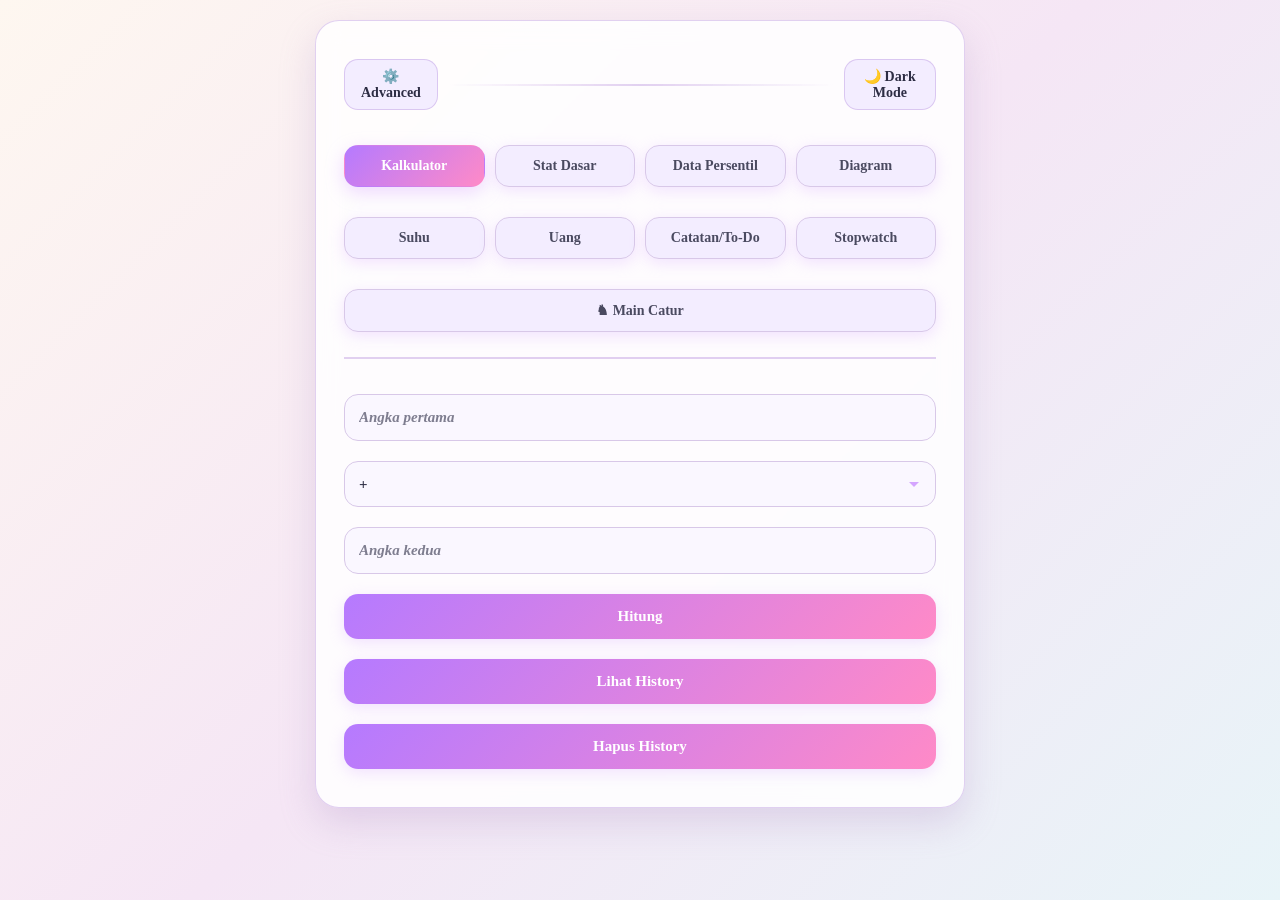
<file: index.html>
<!DOCTYPE html>
<html lang="id">
<head>
<meta charset="UTF-8">
<title>Multi Tool</title>
<link rel="stylesheet" href="style.css">
</head>
<body>
<div class="app">
  <div class="theme-toggle">
    <div class="left-btns">
      <button onclick="window.location.href='advanced.html'">⚙️ Advanced</button>
    </div>
    <div class="tab-separator"></div>
    <button onclick="toggleTheme()" id="themeBtn">🌙 Dark Mode</button>
  </div>

  <div class="tabs">
    <button class="tab active" onclick="switchTab('kalkulator', event)">Kalkulator</button>
    <button class="tab" onclick="switchTab('statistikDasar', event)">Stat Dasar</button>
    <button class="tab" onclick="switchTab('statistikLanjut', event)">Data Persentil</button>
    <button class="tab" onclick="switchTab('diagram', event)">Diagram</button>


    <button class="tab" onclick="switchTab('suhu', event)">Suhu</button>
    <button class="tab" onclick="switchTab('uang', event)">Uang</button>
    <button class="tab" onclick="switchTab('catatanTodo', event)">Catatan/To-Do</button>
    <button class="tab" onclick="switchTab('stopwatch', event)">Stopwatch</button>
      <button class="tab game-tab" onclick="window.location.href='catur.html'">♞ Main Catur</button>
  </div>

  <!-- KALKULATOR -->
  <div id="kalkulator" class="tab-content active">
    <input type="text" id="angka1" placeholder="Angka pertama">
    <select id="operator">
      <option value="+">+</option>
      <option value="-">-</option>
      <option value="*">×</option>
      <option value="/">÷</option>
      <option value="**">Pangkat</option>
      <option value="sqrt">Akar</option>
      <option value="lingkaran">Lingkaran</option>
      <option value="kubus">Kubus</option>
    </select>
    <input type="text" id="angka2" placeholder="Angka kedua">
    <button onclick="hitung()">Hitung</button>
    <div id="hasil" class="hasil" style="display:none;"></div>
    <button onclick="tampilHistory()">Lihat History</button>
    <button onclick="clearHistory()">Hapus History</button>
    <div id="history" class="hasil" style="display:none;"></div>
  </div>

  <!-- STATISTIK DASAR -->
  <div id="statistikDasar" class="tab-content">
    <input type="text" id="dataDasar" placeholder="Data: 1,2,3,4,5">
    <input type="text" id="labelDasar" placeholder="Label opsional: A,B,C,D,E">
    <button onclick="hitungStatistikDasar()">Hitung</button>
    <div id="hasilStatistikDasar" class="hasil" style="display:none;"></div>
  </div>

  <!-- STATISTIK LANJUT -->
  <div id="statistikLanjut" class="tab-content">
    <input type="text" id="dataStatistik" placeholder="Data: 1,2,3,4,5,6,7,8">
    <input type="text" id="persentilInput" placeholder="Persentil opsional: 10,90">
    <button onclick="hitungStatistikLanjut()">Hitung</button>
    <div id="hasilStatistikLanjut" class="hasil" style="display:none;"></div>
    <div id="langkahStatistik" class="hasil" style="display:none; margin-top:15px;"></div>
  </div>

  <!-- DIAGRAM -->
  <div id="diagram" class="tab-content">
    <input type="text" id="judulDiagram" placeholder="Judul Diagram">
    <input type="text" id="labelData" placeholder="Label: Apel,Jeruk,Mangga">
    <input type="text" id="nilaiData" placeholder="Nilai: 10,15,8">
    <select id="tipeDiagram">
      <option value="bar">Bar Chart</option>
      <option value="pie">Pie Chart</option>
    </select>
    <select id="paletWarna">
      <option value="catppuccin">Catppuccin</option>
      <option value="pastel">Pastel</option>
      <option value="neon">Neon</option>
      <option value="monokrom">Monokrom</option>
      <option value="cyberpunk">Cyberpunk</option>
      <option value="toxico">Toxico</option>
      <option value="sunset">Sunset</option>
      <option value="galaxy">Galaxy</option>
      <option value="candy">Candy</option>
    </select>
    <select id="bgDiagram">
      <option value="gelap">Background Gelap</option>
      <option value="terang">Background Terang</option>
    </select>
    <button onclick="gambarDiagram()">Gambar Diagram</button>
    <div id="chartContainer">
      <canvas id="canvasDiagram" width="380" height="220"></canvas>
    </div>
    <button onclick="exportPNG()">Export PNG</button>
    <button onclick="exportJPG()">Export JPG</button>
  </div>

  <!-- SUHU -->
  <div id="suhu" class="tab-content">
    <input type="text" id="suhuInput" placeholder="Masukkan suhu">
    <select id="suhuFrom">
      <option value="C">Celcius</option>
      <option value="F">Fahrenheit</option>
      <option value="K">Kelvin</option>
    </select>
    <select id="suhuTo">
      <option value="F">Fahrenheit</option>
      <option value="C">Celcius</option>
      <option value="K">Kelvin</option>
    </select>
    <button onclick="konversiSuhu()">Konversi</button>
    <div id="hasilSuhu" class="hasil" style="display:none;"></div>
  </div>

  <!-- UANG -->
  <div id="uang" class="tab-content">
    <input type="text" id="uangInput" placeholder="Jumlah uang">
    <select id="uangFrom">
      <option value="IDR">IDR</option>
      <option value="USD">USD</option>
      <option value="EUR">EUR</option>
      <option value="JPY">JPY</option>
      <option value="SGD">SGD</option>
    </select>
    <select id="uangTo">
      <option value="USD">USD</option>
      <option value="IDR">IDR</option>
      <option value="EUR">EUR</option>
      <option value="JPY">JPY</option>
      <option value="SGD">SGD</option>
    </select>
    <button onclick="konversiUang()">Konversi</button>
    <div id="hasilUang" class="hasil" style="display:none;"></div>
  </div>

  <!-- CATATAN + TO-DO GABUNG -->
  <div id="catatanTodo" class="tab-content">
    <input type="text" id="taskInput" placeholder="Tambah tugas/catatan...">
    <button onclick="addTask()">Tambah</button>
    <ul id="taskList"></ul>

    <hr style="margin:20px 0; border:0; border-top:1px solid #333;">

    <h4>📝 Catatan Panjang</h4>
    <textarea id="noteArea" rows="6" placeholder="Tulis catatan panjang di sini..."></textarea>
    <button onclick="clearNote()">Hapus Catatan</button>
  </div>

  <!-- STOPWATCH -->
  <div id="stopwatch" class="tab-content">
    <div class="stopwatch-display" id="stopwatchDisplay">00:00:00.000</div>
    <div class="stopwatch-controls">
      <button onclick="startStopwatch()">Mulai</button>
      <button onclick="pauseStopwatch()">Jeda</button>
      <button onclick="resetStopwatch()">Reset</button>
      <button onclick="lapStopwatch()">Lap</button>
    </div>
    <div id="lapList"></div>
  </div>

  <!-- SEARCH -->
  <div id="search" class="tab-content">
    <input type="text" id="searchInput" placeholder="Ketik kata kunci..." oninput="doSearch()">
    <div id="searchResults" class="hasil" style="display:none;"></div>
  </div>
</div>
<script src="script.js"></script>
</body>
</html>
</file>
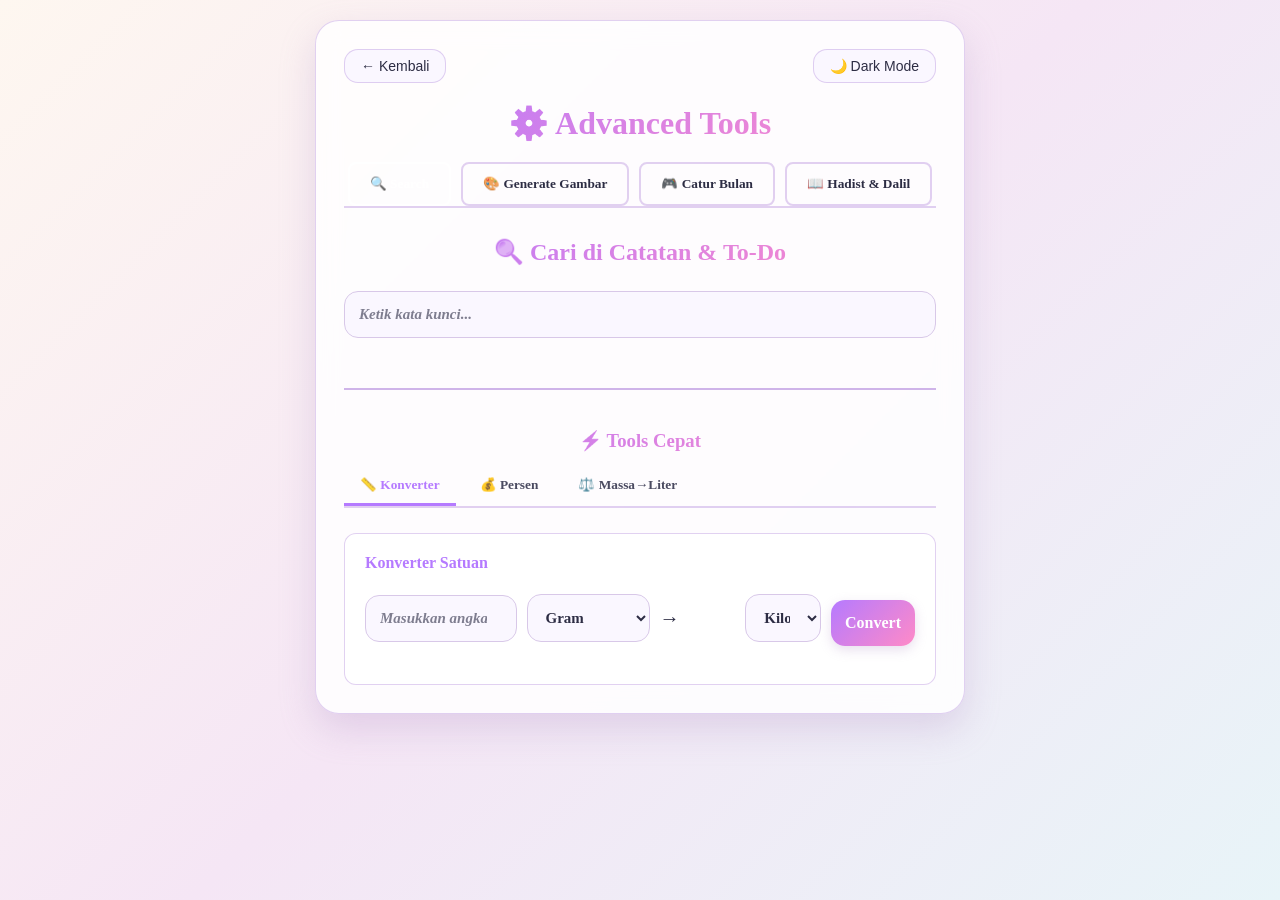
<file: advanced.html>
<!DOCTYPE html>
<html lang="id">
<head>
<meta charset="UTF-8">
<title>Advanced Tools</title>
<link rel="stylesheet" href="advanced.css">
<link href="https://fonts.googleapis.com/css2?family=Amiri:wght@400;700&display=swap" rel="stylesheet">
</head>
<body>
<div class="app">

  <div class="theme-toggle">
    <button onclick="window.location.href='index.html'">← Kembali</button>
    <button onclick="toggleTheme()" id="themeBtn">🌙 Dark Mode</button>
  </div>

  <h1>⚙️ Advanced Tools</h1>

  <!-- Tab Navigation -->
  <div class="tab-nav">
    <button class="tab-btn active" onclick="switchTab('search', event)">🔍 Search</button>
    <button class="tab-btn" onclick="switchTab('image', event)">🎨 Generate Gambar</button>
    <button class="tab-btn" onclick="switchTab('game', event)">🎮 Catur Bulan</button>
    <button class="tab-btn" onclick="switchTab('hadist', event)">📖 Hadist & Dalil</button>
  </div>

  <!-- Tab 1: Search -->
  <div id="tab-search" class="tab-content active">
    <h2>🔍 Cari di Catatan & To-Do</h2>
    <div id="searchBox">
      <input type="text" id="searchInput" placeholder="Ketik kata kunci..." onkeyup="doSearch()">
      <div id="searchResults" style="display:none;"></div>
    </div>
  </div>

  <!-- Tab 2: Generate Gambar -->
  <div id="tab-image" class="tab-content">
    <h2>🎨 Generate Gambar</h2>
    <p style="color:var(--text-secondary); text-align:center; margin-top:-10px;">
      Ketik prompt, gambar langsung jadi di bawah
    </p>
    <div id="imageGen">
      <input type="text" id="imagePrompt" placeholder="Contoh: kucing lucu pakai kacamata, cyberpunk city">
      <select id="imageOrientation">
        <option value="square">Square 1:1</option>
        <option value="landscape">Landscape 16:9</option>
        <option value="vertical">Vertical 9:16</option>
      </select>
      <button onclick="generateImage()">Generate</button>
      <div id="imageResult"></div>
    </div>
  </div>

  <!-- Tab 3: Game -->
  <div id="tab-game" class="tab-content">
    <h2>🎮 Game: Catur Bulan</h2>
    <p style="color:var(--text-secondary); text-align:center; margin-top:-10px;">
      Max 3 biji per player. Kalo udah 3, biji paling lama ilang. Klik kotak buat jalan
    </p>

    <div id="ttt-setup">
      <button id="ttt-start-btn" class="reset-btn">▶️ Start Game</button>
    </div>

    <div id="ttt-game" style="display:none">
      <div class="ttt-timer">
        <span>X: <b id="timerX">5</b>s</span>
        <span>O: <b id="timerO">5</b>s</span>
      </div>
      <div id="ttt-status">Giliran: X</div>
      <div id="ttt-board">
        <button class="ttt-cell" data-index="0"></button>
        <button class="ttt-cell" data-index="1"></button>
        <button class="ttt-cell" data-index="2"></button>
        <button class="ttt-cell" data-index="3"></button>
        <button class="ttt-cell" data-index="4"></button>
        <button class="ttt-cell" data-index="5"></button>
        <button class="ttt-cell" data-index="6"></button>
        <button class="ttt-cell" data-index="7"></button>
        <button class="ttt-cell" data-index="8"></button>
      </div>
      <div>
        <button id="ttt-playagain-btn" class="reset-btn">🔁 Play Again</button>
        <button onclick="resetTTT()" class="reset-btn">🔄 Back to Menu</button>
      </div>
    </div>
  </div>

  <!-- Tab 4: Hadist & Dalil -->
  <div id="tab-hadist" class="tab-content">
    <h2>📖 100 Hadist & 100 Dalil</h2>
    <input type="text" id="hadistSearch" placeholder="Cari hadist/dalil..." onkeyup="filterHadist()">
    <div class="hadist-tabs">
      <button class="hadist-tab-btn active" onclick="switchHadistTab('hadist', event)">Hadist</button>
      <button class="hadist-tab-btn" onclick="switchHadistTab('dalil', event)">Dalil Al-Quran</button>
    </div>
    <div id="hadistList" class="hadist-list"></div>
  </div>

  <hr style="margin:40px 0; border:1px solid var(--border-color)">

  <!-- Nav Tab Tools -->
  <h3>⚡ Tools Cepat</h3>
  <div class="tool-nav">
    <button class="tool-btn active" onclick="switchToolTab('konverter', event)">📏 Konverter</button>
    <button class="tool-btn" onclick="switchToolTab('persen', event)">💰 Persen</button>
    <button class="tool-btn" onclick="switchToolTab('massa', event)">⚖️ Massa→Liter</button>
  </div>

  <!-- Tab 1: Konverter -->
  <div id="tool-konverter" class="tool-content active">
    <div class="tool-box">
      <h4>Konverter Satuan</h4>
      <div class="converter-grid">
        <input type="number" id="valConv" placeholder="Masukkan angka" step="any">
        <select id="fromUnit">
          <option value="g">Gram</option>
          <option value="kg">Kilogram</option>
          <option value="mg">Miligram</option>
          <option value="ml">Mililiter</option>
          <option value="l">Liter</option>
          <option value="cm">Centimeter</option>
          <option value="m">Meter</option>
          <option value="mm">MiliMeter</option>
          <option value="inch">Inch</option>
        </select>
        <span style="font-size:20px">→</span>
        <select id="toUnit">
          <option value="kg">Kilogram</option>
          <option value="g">Gram</option>
          <option value="mg">Miligram</option>
          <option value="l">Liter</option>
          <option value="ml">Mililiter</option>
          <option value="m">Meter</option>
          <option value="mm">MiliMeter</option>
          <option value="cm">Centimeter</option>
          <option value="inch">Inch</option>
        </select>
        <button class="btn-accent" onclick="hitungKonversi()">Convert</button>
      </div>
      <div id="hasilConv" class="hasil-box"></div>
    </div>
  </div>

  <!-- Tab 2: Persen -->
  <div id="tool-persen" class="tool-content">
    <div class="tool-box">
      <h4>Persentase Cepat - Diskon%</h4>
      <input type="number" id="valPersen" placeholder="Harga awal">
      <input type="number" id="persen" placeholder="Diskon %">
      <button class="btn-accent" onclick="hitungPersen()">Hitung</button>
      <div id="hasilPersen" class="hasil-box"></div>
    </div>
  </div>

  <!-- Tab 3: Massa -->
  <div id="tool-massa" class="tool-content">
    <div class="tool-box">
      <h4>Massa ke Volume - Butuh Densitas</h4>
      <input type="number" id="kgInput" placeholder="Berat kg" step="any">
      <select id="bahan">
        <option value="1">Air - 1.0 kg/L</option>
        <option value="0.92">Minyak Goreng - 0.92 kg/L</option>
        <option value="1.03">Susu - 1.03 kg/L</option>
        <option value="13.6">Merkuri - 13.6 kg/L</option>
        <option value="0.79">Alkohol - 0.79 kg/L</option>
      </select>
      <button class="btn-accent" onclick="kgKeLiter()">Hitung</button>
      <div id="hasilKgLiter" class="hasil-box"></div>
    </div>
  </div>

</div>

<script src="advanced.js"></script>
</body>
</html>
</file>
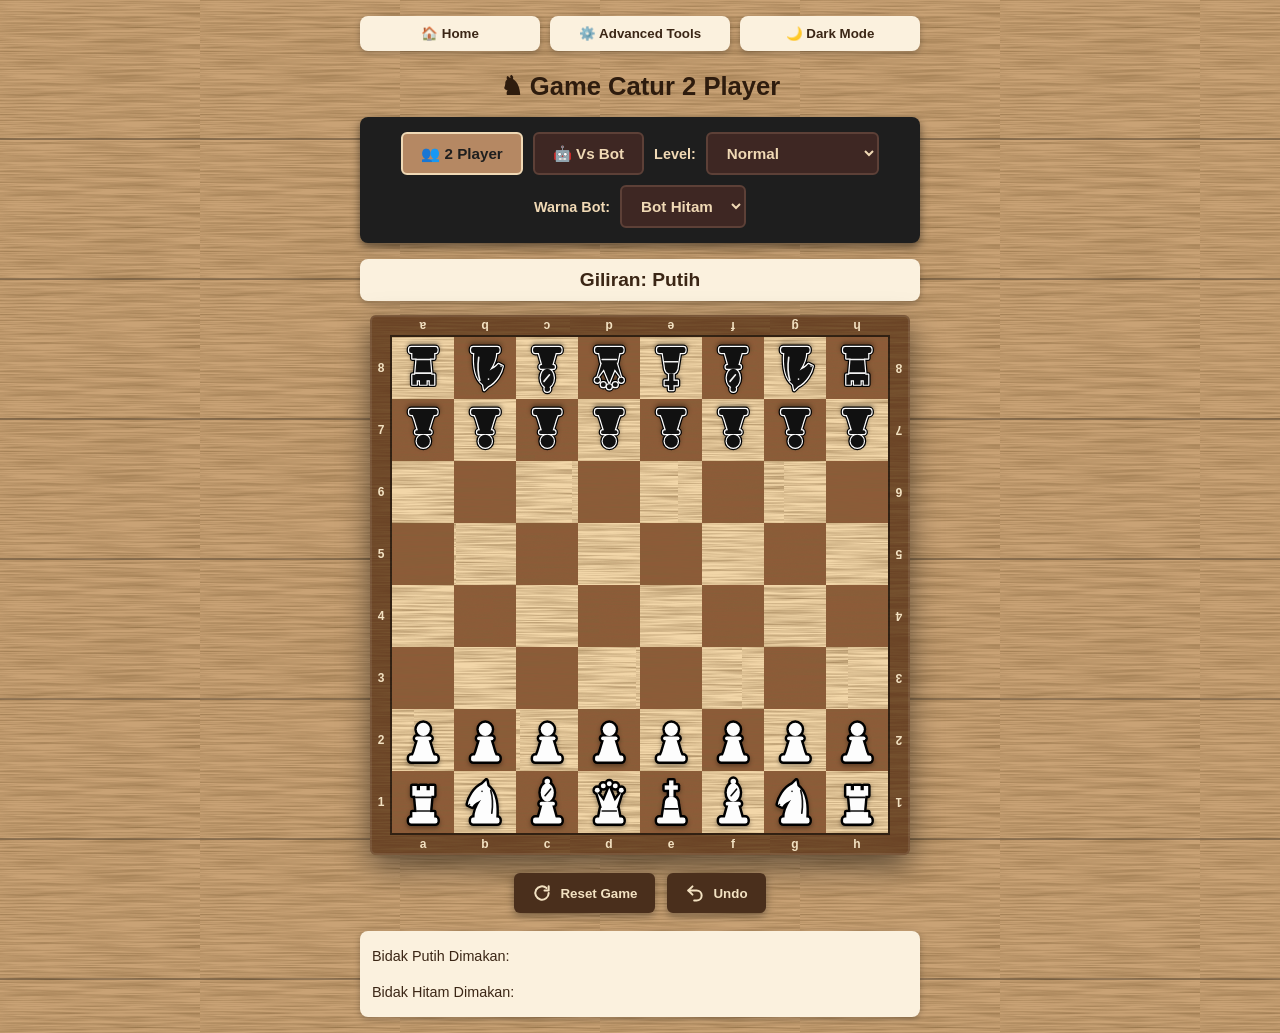
<file: catur.html>
<!DOCTYPE html>
<html lang="id">
<head>
<meta charset="UTF-8">
<meta name="viewport" content="width=device-width, initial-scale=1">
<title>Game Catur</title>
<link rel="stylesheet" href="catur.css">
</head>
<body>
<div class="app">

  <div class="top-nav">
    <button onclick="window.location.href='index.html'">🏠 Home</button>
    <button onclick="window.location.href='advanced.html'">⚙️ Advanced Tools</button>
    <button onclick="toggleTheme()" id="themeBtn">🌙 Dark Mode</button>
  </div>

  <h1>♞ Game Catur 2 Player</h1>
  <div class="mode-selector">
    <button onclick="setGameMode('pvp')" id="btn-pvp" class="active">👥 2 Player</button>
    <button onclick="setGameMode('bot')" id="btn-bot">🤖 Vs Bot</button>

    <div class="mode-label">Level:</div>
    <select onchange="setBotDifficulty(this.value)" id="bot-level">
      <option value="easy">Easy</option>
      <option value="normal" selected>Normal</option>
      <option value="hard">Hard</option>
      <option value="insane">Insane - Magnus</option>
    </select>

    <div class="mode-label">Warna Bot:</div>
    <select onchange="setBotColor(this.value)" id="bot-color">
      <option value="b" selected>Bot Hitam</option>
      <option value="w">Bot Putih</option>
    </select>
  </div>

  <div id="status">Giliran: Putih</div>

  <div class="board-frame pvp" id="boardFrame">
    <div class="coords top" id="coordsTop"></div>
    <div class="coords left" id="coordsLeft"></div>
    <div id="board" class="pvp"></div>
    <div class="coords right" id="coordsRight"></div>
    <div class="coords bottom" id="coordsBottom"></div>
  </div>

  <div id="gameOverOverlay" class="hidden">
    <div class="game-over-box">
      <h2 id="gameOverText">Skakmat!</h2>
      <p id="gameOverSubtext">Putih menang</p>
      <button onclick="resetGame()">Main Lagi</button>
    </div>
  </div>

  <div id="promotionOverlay" class="hidden">
    <div class="game-over-box">
      <h2>Promosi Pion</h2>
      <p>Pilih bidak pengganti:</p>
      <div class="promo-row">
        <button class="promo-btn" data-piece="q" onclick="choosePromotion('q')" title="Ratu"></button>
        <button class="promo-btn" data-piece="r" onclick="choosePromotion('r')" title="Benteng"></button>
        <button class="promo-btn" data-piece="b" onclick="choosePromotion('b')" title="Gajah"></button>
        <button class="promo-btn" data-piece="n" onclick="choosePromotion('n')" title="Kuda"></button>
      </div>
      <button class="promo-cancel" onclick="cancelPromotion()">Batal</button>
    </div>
  </div>

  <div class="controls">
    <button onclick="resetGame()">
      <svg viewBox="0 0 24 24" fill="none" stroke="currentColor" stroke-width="2.4" stroke-linecap="round" stroke-linejoin="round" aria-hidden="true"><path d="M20 12a8 8 0 1 1-2.6-5.9"/><path d="M20 4v5h-5"/></svg>
      Reset Game
    </button>
    <button onclick="undoMove()">
      <svg viewBox="0 0 24 24" fill="none" stroke="currentColor" stroke-width="2.4" stroke-linecap="round" stroke-linejoin="round" aria-hidden="true"><path d="M9 14 4 9l5-5"/><path d="M4 9h10a6 6 0 0 1 0 12h-3"/></svg>
      Undo
    </button>
  </div>

  <div id="captured">
    <div>Bidak Putih Dimakan: <span id="capturedWhite"></span></div>
    <div>Bidak Hitam Dimakan: <span id="capturedBlack"></span></div>
  </div>

</div>

<script src="catur.js"></script>
</body>
</html>
</file>
<file: style.css>
* {
    box-sizing: border-box;
}

:root {
    --bg-gradient: linear-gradient(135deg, #fef7f0 0%, #f5e6f5 50%, #e8f4f8 100%);
    --card-bg: rgba(255, 255, 255, 0.85);
    --text-color: #2d2d44;
    --text-secondary: #4a4a60;
    --accent-1: #b57aff;
    --accent-2: #ff8ac7;
    --input-bg: #faf7ff;
    --input-border: #d8c8e8;
    --tab-bg: #f3edff;
    --tab-hover: #e8ddff;
    --hasil-bg: #fcf8ff;
    --shadow: rgba(180, 150, 200, 0.3);
    --border-color: rgba(180, 140, 220, 0.4);
    --todo-bg: #f0e8ff;
    --todo-hover: #e8ddff;
    --todo-delete: #ff6b9d;
    --todo-delete-hover: #ff4d87;
}

[data-theme="dark"] {
    --bg-gradient: linear-gradient(135deg, #1a1a2e 0%, #16213e 50%, #0f3460 100%);
    --card-bg: rgba(26, 26, 46, 0.85);
    --text-color: #f0f0ff;
    --text-secondary: #d0d0e8;
    --accent-1: #8aa8ff;
    --accent-2: #ff9fd3;
    --input-bg: rgba(50, 50, 75, 0.7);
    --input-border: rgba(140, 170, 255, 0.4);
    --tab-bg: rgba(60, 60, 85, 0.7);
    --tab-hover: rgba(80, 80, 105, 0.9);
    --hasil-bg: rgba(25, 25, 45, 0.9);
    --shadow: rgba(0, 0, 0, 0.6);
    --border-color: rgba(140, 170, 255, 0.5);
    --todo-bg: rgba(50, 50, 75, 0.6);
    --todo-hover: rgba(70, 70, 95, 0.8);
    --todo-delete: #ff7a9e;
    --todo-delete-hover: #ff5a8a;
}

body {
    font-family: 'Times New Roman', serif;
    font-size: 16px;
    font-weight: 600;
    background: var(--bg-gradient);
    color: var(--text-color);
    padding: 20px;
    margin: 0;
    min-height: 100vh;
    display: flex;
    justify-content: center;
    align-items: flex-start;
    transition: all 0.4s ease;
}

.app {
    width: 100%;
    max-width: 650px;
    background: var(--card-bg);
    backdrop-filter: blur(12px);
    border-radius: 24px;
    padding: 28px;
    box-shadow: 0 15px 35px var(--shadow);
    border: 1px solid var(--border-color);
    transition: all 0.4s ease;
}

.theme-toggle {
    display: flex;
    justify-content: center;
    margin-bottom: 15px;
}

.theme-toggle button {
    width: auto;
    padding: 8px 16px;
    font-size: 14px;
    background: var(--tab-bg);
    color: var(--text-color);
    border: 1px solid var(--border-color);
    box-shadow: none;
}

.theme-toggle button:hover {
    background: var(--tab-hover);
    transform: translateY(-1px);
}

.tabs {
    display: flex;
    flex-wrap: wrap;
    gap: 10px;
    margin-bottom: 25px;
    padding-bottom: 15px;
    border-bottom: 2px solid var(--border-color);
}

.tab {
    flex: 1 1 22%;
    padding: 12px 5px;
    background: var(--tab-bg);
    border: 1px solid var(--input-border);
    border-radius: 14px;
    color: var(--text-secondary);
    cursor: pointer;
    font-size: 14px;
    font-family: 'Times New Roman', serif;
    font-weight: 600;
    transition: all 0.3s ease;
    text-align: center;
}

.tab:hover {
    background: var(--tab-hover);
    transform: translateY(-2px);
}

.tab.active {
    background: linear-gradient(135deg, var(--accent-1) 0%, var(--accent-2) 100%);
    color: white;
    font-weight: bold;
    border-color: transparent;
    box-shadow: 0 6px 18px rgba(212, 165, 255, 0.4);
}

.tab-separator {
    width: 100%;
    height: 2px;
    background: linear-gradient(90deg, transparent, var(--border-color), transparent);
    margin: 10px 0;
}

.tab-content {
    display: none;
    animation: fadeIn 0.4s ease;
}

.tab-content.active {
    display: block;
}

@keyframes fadeIn {
    from {
        opacity: 0;
        transform: translateY(10px);
    }
    to {
        opacity: 1;
        transform: translateY(0);
    }
}

input, select, button, textarea {
    width: 100%;
    padding: 14px;
    margin: 10px 0;
    border: 1px solid var(--input-border);
    border-radius: 14px;
    background: var(--input-bg);
    color: var(--text-color);
    font-size: 15px;
    font-family: 'Times New Roman', serif;
    font-weight: 600;
    transition: all 0.3s ease;
}

input:focus, select:focus, textarea:focus {
    outline: none;
    border-color: var(--accent-1);
    box-shadow: 0 0 0 3px rgba(212, 165, 255, 0.2);
}

button {
    background: linear-gradient(135deg, var(--accent-1) 0%, var(--accent-2) 100%);
    color: white;
    font-weight: bold;
    cursor: pointer;
    border: none;
    box-shadow: 0 4px 15px rgba(212, 165, 255, 0.3);
}

button:hover {
    transform: translateY(-2px);
    box-shadow: 0 6px 20px rgba(212, 165, 255, 0.45);
}

.hasil {
    margin-top: 15px;
    padding: 18px;
    background: var(--hasil-bg);
    border-radius: 14px;
    white-space: pre-wrap;
    font-family: 'Courier New', monospace;
    font-size: 15px;
    font-weight: 600;
    border-left: 4px solid var(--accent-1);
    box-shadow: inset 0 2px 8px rgba(0, 0, 0, 0.1);
}

.error {
    color: #ff7a9e;
    border-left-color: #ff7a9e;
}

.list-item {
    display: flex;
    justify-content: space-between;
    align-items: center;
    padding: 12px 15px;
    margin: 8px 0;
    background: var(--input-bg);
    border-radius: 12px;
    border: 1px solid var(--input-border);
    transition: all 0.2s ease;
}

.list-item:hover {
    transform: translateX(5px);
    box-shadow: 0 3px 10px rgba(212, 165, 255, 0.15);
}

canvas {
    max-width: 100%;
    border-radius: 16px;
    margin-top: 15px;
    box-shadow: 0 8px 20px var(--shadow);
    border: 2px solid var(--input-border);
}

::placeholder {
    color: var(--text-secondary);
    opacity: 0.7;
    font-style: italic;
}

select {
    appearance: none;
    background-image: url("data:image/svg+xml,%3Csvg xmlns='http://www.w3.org/2000/svg' width='12' height='12' viewBox='0 0 12 12'%3E%3Cpath fill='%23d4a5ff' d='M6 9L1 4h10z'/%3E%3C/svg%3E");
    background-repeat: no-repeat;
    background-position: right 15px center;
    padding-right: 40px;
}

/* Scrollbar */
::-webkit-scrollbar {
    width: 10px;
}

::-webkit-scrollbar-track {
    background: var(--input-bg);
    border-radius: 10px;
}

::-webkit-scrollbar-thumb {
    background: linear-gradient(180deg, var(--accent-1), var(--accent-2));
    border-radius: 10px;
}

#chartContainer {
    width: 100%;
    overflow-x: auto;
    overflow-y: auto;
    max-height: 600px;
    border: 1px solid var(--border-color);
    border-radius: 8px;
}

.stopwatch-display {
    font-size: 48px;
    text-align: center;
    font-family: 'Courier New', monospace;
    margin: 20px 0;
    font-weight: bold;
}

.stopwatch-controls {
    display: flex;
    gap: 10px;
}

.stopwatch-controls button {
    flex: 1;
}

mark {
    background: var(--accent-2);
    color: white;
    padding: 2px 4px;
    border-radius: 4px;
}

#searchResults {
    text-align: left;
    line-height: 1.6;
}

/* TO-DO + CATATAN GABUNG - SUPPORT DATA-THEME */
#taskList {
    list-style: none;
    padding: 0;
    margin-top: 12px;
}

#taskList li {
    display: flex;
    justify-content: space-between;
    align-items: center;
    padding: 12px 15px;
    margin: 8px 0;
    background: var(--todo-bg);
    border-radius: 12px;
    border: 1px solid var(--input-border);
    transition: all 0.2s ease;
}

#taskList li:hover {
    background: var(--todo-hover);
    transform: translateX(5px);
}

#taskList li.done span {
    text-decoration: line-through;
    opacity: 0.5;
}

#taskList li span {
    cursor: pointer;
    flex: 1;
    text-align: left;
    word-break: break-word;
    color: var(--text-color);
}

#taskList li button {
    background: var(--todo-delete);
    border: none;
    color: white;
    padding: 6px 12px;
    border-radius: 8px;
    cursor: pointer;
    font-size: 12px;
    margin-left: 10px;
    width: auto;
    box-shadow: none;
}

#taskList li button:hover {
    background: var(--todo-delete-hover);
    transform: scale(1.05);
}

#taskInput {
    width: calc(100% - 90px);
    display: inline-block;
    margin-right: 6px;
}

#catatanTodo button:last-of-type {
    margin-top: 10px;
}

#noteArea {
    width: 100%;
    margin-top: 12px;
    padding: 14px;
    border-radius: 14px;
    border: 1px solid var(--input-border);
    background: var(--input-bg);
    color: var(--text-color);
    resize: vertical;
    font-family: 'Times New Roman', serif;
    font-weight: 600;
    min-height: 120px;
}

#noteArea:focus {
    outline: none;
    border-color: var(--accent-1);
    box-shadow: 0 0 0 3px rgba(212, 165, 255, 0.2);
}

#catatanTodo hr {
    margin: 25px 0;
    border: 0;
    border-top: 2px solid var(--border-color);
}

#catatanTodo h4 {
    margin: 15px 0 10px 0;
    color: var(--accent-1);
    font-size: 18px;
}

@media (max-width: 600px) {
    .tab {
        flex: 1 1 45%;
    }
    .stopwatch-display {
        font-size: 36px;
    }
    #taskInput {
        width: 100%;
        margin-right: 0;
    }
}

#langkahStatistik h4 {
    margin-top: 0;
    color: var(--accent-1);
}
/* CHECKBOX TO-DO */
#taskList li input[type="checkbox"] {
    width: 20px;
    height: 20px;
    margin-right: 12px;
    cursor: pointer;
    accent-color: var(--accent-1);
    flex-shrink: 0;
}

#taskList li.done span {
    text-decoration: line-through;
    opacity: 0.5;
    color: var(--text-secondary);
}

#taskList li span {
    cursor: pointer;
    flex: 1;
    text-align: left;
    word-break: break-word;
    color: var(--text-color);
    user-select: none;
}
.theme-toggle {
    display: flex;
    justify-content: space-between;
    align-items: center;
    margin-bottom: 15px;
    gap: 10px;
}

.theme-toggle .left-btns {
    display: flex;
    gap: 10px;
}

.theme-toggle button {
    width: auto;
    padding: 8px 16px;
    font-size: 14px;
    background: var(--tab-bg);
    color: var(--text-color);
    border: 1px solid var(--border-color);
    border-radius: 14px;
    cursor: pointer;
    box-shadow: none;
    transition: all 0.2s ease;
    font-family: 'Times New Roman', serif;
    font-weight: 600;
}

.theme-toggle button:hover {
    background: var(--tab-hover);
    transform: translateY(-1px);
    border-color: var(--accent-1);
}
/* === MENU GRID + TOMBOL CATUR === */
.menu-grid {
  display: grid;
  grid-template-columns: repeat(auto-fit, minmax(200px, 1fr));
  gap: 15px;
  margin-top: 30px;
}

.menu-btn {
  display: block;
  padding: 20px;
  background: var(--bg-secondary, #fff);
  color: var(--text-primary, #333);
  text-decoration: none;
  border-radius: 12px;
  border: 2px solid var(--border-color, #ddd);
  font-weight: bold;
  font-size: 1.1rem;
  text-align: center;
  transition: 0.2s;
}

.menu-btn:hover {
  transform: translateY(-3px);
  border-color: var(--accent-color, #4CAF50);
  box-shadow: 0 4px 12px rgba(0,0,0,0.1);
}

/* Khusus tombol Catur biar beda warna */
.menu-btn[href="catur.html"] {
  background: linear-gradient(135deg, #4CAF50, #66bb6a);
  color: white;
  border-color: #4CAF50;
}

.menu-btn[href="catur.html"]:hover {
  background: linear-gradient(135deg, #45a049, #5cb85c);
  box-shadow: 0 6px 16px rgba(76, 175, 80, 0.4);
}
</file>
<file: advanced.css>
* { box-sizing: border-box; }

:root {
    --bg-gradient: linear-gradient(135deg, #fef7f0 0%, #f5e6f5 50%, #e8f4f8 100%);
    --card-bg: rgba(255, 255, 255, 0.85);
    --text-color: #2d2d44;
    --text-secondary: #4a4a60;
    --accent-1: #b57aff;
    --accent-2: #ff8ac7;
    --input-bg: #faf7ff;
    --input-border: #d8c8e8;
    --hasil-bg: #fcf8ff;
    --shadow: rgba(180, 150, 200, 0.3);
    --border-color: rgba(180, 140, 220, 0.4);
}

[data-theme="dark"] {
    --bg-gradient: linear-gradient(135deg, #1a1a2e 0%, #16213e 50%, #0f3460 100%);
    --card-bg: rgba(26, 26, 46, 0.85);
    --text-color: #f0f0ff;
    --text-secondary: #d0d0e8;
    --accent-1: #8aa8ff;
    --accent-2: #ff9fd3;
    --input-bg: rgba(50, 50, 75, 0.7);
    --input-border: rgba(140, 170, 255, 0.4);
    --hasil-bg: rgba(25, 25, 45, 0.9);
    --shadow: rgba(0, 0, 0, 0.6);
    --border-color: rgba(140, 170, 255, 0.5);
}

body {
    font-family: 'Times New Roman', serif;
    font-size: 16px;
    font-weight: 600;
    background: var(--bg-gradient);
    color: var(--text-color);
    padding: 20px;
    margin: 0;
    min-height: 100vh;
    display: flex;
    justify-content: center;
    align-items: flex-start;
    transition: all 0.4s ease;
}

.app {
    width: 100%;
    max-width: 650px;
    background: var(--card-bg);
    backdrop-filter: blur(12px);
    border-radius: 24px;
    padding: 28px;
    box-shadow: 0 15px 35px var(--shadow);
    border: 1px solid var(--border-color);
}

.theme-toggle {
    display: flex;
    justify-content: space-between;
    margin-bottom: 15px;
}

.theme-toggle button {
    width: auto;
    padding: 8px 16px;
    font-size: 14px;
    background: var(--input-bg);
    color: var(--text-color);
    border: 1px solid var(--border-color);
    border-radius: 14px;
    cursor: pointer;
    transition: 0.2s;
}

.theme-toggle button:hover {
    border-color: var(--accent-1);
}

h1, h2, h3 {
    text-align: center;
    margin-bottom: 15px;
    background: linear-gradient(135deg, var(--accent-1), var(--accent-2));
    -webkit-background-clip: text; 
    -webkit-text-fill-color: transparent;
}

input, select, textarea {
    width: 100%;
    padding: 14px;
    margin: 10px 0;
    border: 1px solid var(--input-border);
    border-radius: 14px;
    background: var(--input-bg);
    color: var(--text-color);
    font-size: 15px;
    font-family: 'Times New Roman', serif;
    font-weight: 600;
}

input:focus, select:focus, textarea:focus {
    outline: none;
    border-color: var(--accent-1);
    box-shadow: 0 0 0 3px rgba(212, 165, 255, 0.2);
}

.hasil {
    margin-top: 15px;
    padding: 18px;
    background: var(--hasil-bg);
    border-radius: 14px;
    white-space: pre-wrap;
    font-family: 'Courier New', monospace;
    font-size: 15px;
    font-weight: 600;
    border-left: 4px solid var(--accent-1);
}

mark {
    background: var(--accent-2);
    color: white;
    padding: 2px 4px;
    border-radius: 4px;
}

::placeholder {
    color: var(--text-secondary);
    opacity: 0.7;
    font-style: italic;
}

hr {
    border: none;
    height: 1px;
    background: var(--border-color);
    margin: 30px 0;
}

#imageGen {
    margin-top: 20px;
}

#imageGen button {
    width: 100%;
    padding: 14px;
    margin-top: 10px;
    border: none;
    border-radius: 14px;
    background: linear-gradient(135deg, var(--accent-1), var(--accent-2));
    color: white;
    font-size: 16px;
    font-weight: 700;
    font-family: 'Times New Roman', serif;
    cursor: pointer;
    transition: all 0.2s ease;
    box-shadow: 0 4px 12px rgba(138, 43, 226, 0.3);
}

#imageGen button:hover {
    transform: translateY(-2px);
    box-shadow: 0 6px 18px rgba(138, 43, 226, 0.4);
}

#imageGen button:active {
    transform: translateY(0);
    box-shadow: 0 2px 8px rgba(138, 43, 226, 0.3);
}

#tictactoe {
    background: var(--card-bg);
    border: 1px solid var(--input-border);
    border-radius: 18px;
    padding: 20px;
    box-shadow: 0 4px 20px rgba(0, 0, 0, 0.15);
}

#ttt-board {
    display: grid;
    grid-template-columns: repeat(3, 1fr);
    gap: 10px;
    margin: 15px 0;
}

.ttt-cell {
    width: 100%;
    aspect-ratio: 1;
    font-size: 32px;
    font-weight: 700;
    border-radius: 14px;
    border: 1px solid var(--input-border);
    background: var(--input-bg);
    color: var(--text-color);
    cursor: pointer;
    transition: all 0.2s ease;
}

.ttt-cell:hover:not(:disabled) {
    border-color: var(--accent-1);
    background: var(--accent-1);
    color: white;
    transform: scale(1.05);
}

.ttt-cell:disabled {
    cursor: not-allowed;
    opacity: 0.7;
}

#ttt-status {
    font-weight: 600;
    font-size: 18px;
    text-align: center;
    margin-bottom: 10px;
}

.reset-btn {
    width: 100%;
    padding: 10px 20px;
    margin-top: 10px;
    border: none;
    border-radius: 14px;
    background: linear-gradient(135deg, var(--accent-1), var(--accent-2));
    color: white;
    font-weight: 700;
    font-family: 'Times New Roman', serif;
    cursor: pointer;
    box-sizing: border-box;
    transition: 0.2s;
}

.reset-btn:hover {
    opacity: 0.9;
    transform: translateY(-2px);
}

/* ===== SEARCH BOX ===== */
#searchBox {
    margin-top: 15px;
}

#searchResults {
    margin-top: 12px;
    padding: 15px;
    background: var(--hasil-bg);
    border-radius: 14px;
    border-left: 4px solid var(--accent-1);
    white-space: pre-wrap;
    font-size: 14px;
    line-height: 1.6;
    max-height: 300px;
    overflow-y: auto;
}

#searchResults b {
    color: var(--accent-1);
}

/* ===== TABS ATAS ===== */
.tab-nav {
    display: flex;
    gap: 8px;
    margin: 20px 0;
    border-bottom: 2px solid var(--border-color);
    overflow-x: auto;
}

.tab-btn {
    padding: 12px 18px;
    background: none;
    border: none;
    color: var(--text-secondary);
    font-weight: 700;
    cursor: pointer;
    border-bottom: 3px solid transparent;
    transition: all 0.2s;
    white-space: nowrap;
    font-family: 'Times New Roman', serif;
}

.tab-btn.active {
    border-bottom-color: var(--accent-1);
    color: var(--accent-1);
}

.tab-btn:hover {
    background: rgba(138, 168, 255, 0.1);
}

.tab-content {
    display: none;
    animation: fadeIn 0.3s;
}

.tab-content.active {
    display: block;
}

@keyframes fadeIn {
    from { opacity: 0; transform: translateY(10px); }
    to { opacity: 1; transform: translateY(0); }
}

/* ===== HADIST & DALIL ===== */
.hadist-tabs {
    display: flex;
    gap: 10px;
    margin: 15px 0;
}

.hadist-tab-btn {
    flex: 1;
    padding: 10px;
    border: 1px solid var(--input-border);
    background: var(--input-bg);
    color: var(--text-color);
    border-radius: 12px;
    cursor: pointer;
    font-weight: 600;
    transition: 0.2s;
}

.hadist-tab-btn.active {
    background: linear-gradient(135deg, var(--accent-1), var(--accent-2));
    color: white;
    border-color: transparent;
}

#hadistSearch {
    width: 100%;
    margin-bottom: 15px;
}

.hadist-list {
    max-height: 500px;
    overflow-y: auto;
}

.hadist-item {
    border-left: 4px solid var(--accent-1);
    padding: 15px;
    margin-bottom: 15px;
    background: var(--hasil-bg);
    border-radius: 8px;
}

.hadist-arab {
    font-size: 1.4rem;
    text-align: right;
    direction: rtl;
    margin-bottom: 10px;
    line-height: 2.2;
    font-family: 'Amiri', 'Traditional Arabic', serif;
}

.hadist-terjemah {
    margin-bottom: 8px;
    line-height: 1.6;
}

.hadist-sumber {
    font-size: 0.9rem;
    color: var(--accent-1);
    font-style: italic;
}

/* ===== TOOLS CEPAT BAWAH ===== */
.tool-box {
    background: var(--card-bg);
    padding: 20px;
    border-radius: 12px;
    margin-top: 25px;
    border: 1px solid var(--border-color);
}

.tool-box h4 {
    margin-bottom: 12px;
    margin-top: 0;
    color: var(--accent-1);
}

.converter-grid {
    display: grid;
    grid-template-columns: 2fr auto 1fr 1fr auto;
    gap: 10px;
    align-items: center;
    margin-bottom: 12px;
}

@media (max-width: 600px) {
  .converter-grid { grid-template-columns: 1fr 1fr; }
  .converter-grid span { grid-column: 1 / -1; text-align: center; }
  .converter-grid button.btn-accent { grid-column: 1 / -1; margin-top: 10px; }
}

.hasil-box {
    background: var(--hasil-bg);
    padding: 12px;
    border-radius: 8px;
    margin-top: 12px;
    display: none;
    border-left: 3px solid var(--accent-1);
}

/* ===== TOMBOL TERPISAH UNTUK TOOLS ===== */
.btn-accent {
    width: 100%;
    padding: 14px;
    margin-top: 10px;
    border: none;
    border-radius: 14px;
    background: linear-gradient(135deg, var(--accent-1), var(--accent-2));
    color: white;
    font-size: 16px;
    font-weight: 700;
    font-family: 'Times New Roman', serif;
    cursor: pointer;
    transition: all 0.2s ease;
    box-shadow: 0 4px 12px var(--shadow);
}

.btn-accent:hover {
    transform: translateY(-2px);
    box-shadow: 0 6px 18px var(--shadow);
}

.btn-accent:active {
    transform: translateY(0);
    box-shadow: 0 2px 8px var(--shadow);
}

/* ===== TAB TOOLS BAWAH ===== */
.tool-nav {
    display: flex;
    gap: 8px;
    margin-bottom: 15px;
    border-bottom: 2px solid var(--border-color);
    overflow-x: auto;
}

.tool-btn {
    padding: 10px 16px;
    background: none;
    border: none;
    color: var(--text-secondary);
    font-weight: 700;
    cursor: pointer;
    border-bottom: 3px solid transparent;
    transition: all 0.2s;
    white-space: nowrap;
    font-family: 'Times New Roman', serif;
}

.tool-btn.active {
    color: var(--accent-1);
    border-bottom-color: var(--accent-1);
}

.tool-btn:hover {
    background: rgba(138, 168, 255, 0.1);
}

.tool-content {
    display: none;
}

.tool-content.active {
    display: block;
    animation: fadeIn 0.3s;
}
.ttt-timer {
    display: flex;
    justify-content: space-between;
    margin-bottom: 10px;
    font-family: 'Times New Roman', serif;
    font-weight: 600;
}
.ttt-timer span.active {
    color: var(--accent-1);
    text-shadow: 0 0 8px var(--accent-1);
}
/* === TTT Timer === */
.ttt-timer {
  display: flex;
  justify-content: space-around;
  margin: 15px 0;
  font-size: 18px;
  font-weight: bold;
}

.ttt-timer span {
  padding: 8px 15px;
  border-radius: 8px;
  background: var(--bg-primary);
  border: 2px solid transparent;
  transition: 0.2s;
}

.ttt-timer span.active {
  border-color: var(--accent-color);
  background: rgba(0, 102, 204, 0.15);
  box-shadow: 0 0 10px rgba(0, 102, 204, 0.3);
}

/* === TTT Board === */
#ttt-board {
  display: grid;
  grid-template-columns: repeat(3, 1fr);
  gap: 8px;
  max-width: 300px;
  margin: 20px auto;
}

.ttt-cell {
  aspect-ratio: 1;
  font-size: 2.5rem;
  font-weight: bold;
  border: 2px solid var(--border-color);
  border-radius: 12px;
  background: var(--bg-secondary);
  color: var(--text-primary);
  cursor: pointer;
  transition: 0.15s;
}

.ttt-cell:hover:not(:disabled) {
  background: var(--bg-primary);
  transform: scale(1.05);
}

.ttt-cell:disabled {
  cursor: not-allowed;
  opacity: 0.8;
}

/* X warna biru, O warna merah */
.ttt-cell:nth-child(1):not(:empty)[data-index="0"],
.ttt-cell[data-index]:not(:empty) {
  color: var(--text-primary);
}

/* Biar gampang bedain, kita kasih class pas diisi JS */
/* === HADIST & DALIL === */
#hadistSearch {
    width:100%;
    padding:12px;
    margin:15px 0;
    border-radius:8px;
    border:2px solid var(--border-color);
    background:var(--bg-secondary);
    color:var(--text-primary);
    font-size:1rem;
}

.hadist-tabs {
    display:flex;
    gap:10px;
    justify-content:center;
    margin-bottom:20px;
}

.hadist-tab-btn {
    padding:10px 20px;
    border-radius:8px;
    border:2px solid var(--border-color);
    background:var(--bg-secondary);
    color:var(--text-primary);
    cursor:pointer;
    font-weight:bold;
    transition:0.2s;
}

.hadist-tab-btn.active {
    background: var(--accent-color);
    color: white;
    border-color: var(--accent-color);
}

.hadist-item {
    background: var(--bg-secondary);
    padding: 18px;
    margin-bottom: 15px;
    border-radius: 12px;
    border-left: 4px solid var(--accent-color);
    transition:0.2s;
}

.hadist-item:hover {
    transform: translateX(5px);
}

.hadist-arab {
    font-size: 1.5rem;
    text-align: right;
    line-height: 2.2;
    margin-bottom: 10px;
    font-family: 'Amiri', 'Noto Naskh Arabic', serif;
}

.hadist-terjemah {
    font-size: 1rem;
    color: var(--text-secondary);
    margin-bottom: 8px;
    line-height: 1.6;
}

.hadist-sumber {
    font-size: 0.85rem;
    color: var(--accent-color);
    font-weight: bold;
}

/* Dark mode */
[data-theme="dark"] .hadist-item {
    background: #2a2a2a;
}
/* === TAB SYSTEM === */
.tab-content { display: none; }
.tab-content.active { display: block; }

.tab-nav {
  display: flex;
  gap: 10px;
  margin-bottom: 30px;
  flex-wrap: wrap;
  justify-content: center;
}

.tab-btn {
  padding: 12px 20px;
  border-radius: 8px;
  border: 2px solid var(--border-color);
  background: var(--bg-secondary);
  color: var(--text-primary);
  cursor: pointer;
  font-weight: bold;
  transition: 0.2s;
}

.tab-btn.active {
  background: var(--accent-color);
  color: white;
  border-color: var(--accent-color);
}

/* === HADIST & DALIL === */
#hadistSearch {
  width:100%;
  padding:12px;
  margin:15px 0;
  border-radius:8px;
  border:2px solid var(--border-color);
  background:var(--bg-secondary);
  color:var(--text-primary);
  font-size:1rem;
}

.hadist-tabs {
  display:flex;
  gap:10px;
  justify-content:center;
  margin-bottom:20px;
}

.hadist-tab-btn {
  padding:10px 20px;
  border-radius:8px;
  border:2px solid var(--border-color);
  background:var(--bg-secondary);
  color:var(--text-primary);
  cursor:pointer;
  font-weight:bold;
  transition:0.2s;
}

.hadist-tab-btn.active {
  background: var(--accent-color);
  color: white;
  border-color: var(--accent-color);
}

.hadist-item {
  background: var(--bg-secondary);
  padding: 18px;
  margin-bottom: 15px;
  border-radius: 12px;
  border-left: 4px solid var(--accent-color);
  transition:0.2s;
}

.hadist-item:hover {
  transform: translateX(5px);
}

.hadist-arab {
  font-size: 1.5rem;
  text-align: right;
  line-height: 2.2;
  margin-bottom: 10px;
  font-family: 'Amiri', serif;
  direction: rtl;
}

.hadist-terjemah {
  font-size: 1rem;
  color: var(--text-secondary);
  margin-bottom: 8px;
  line-height: 1.6;
}

.hadist-sumber {
  font-size: 0.85rem;
  color: var(--accent-color);
  font-weight: bold;
}

[data-theme="dark"] .hadist-item {
  background: #2a2a2a;
}
/* Kategori, perawi, dan sanad hadist */
.hadist-kategori {
    display: inline-block;
    padding: 3px 10px;
    margin-bottom: 8px;
    border-radius: 999px;
    font-size: 12px;
    font-weight: bold;
    background: var(--accent-1);
    color: #fff;
}

.hadist-detail {
    margin-top: 8px;
    font-size: 13px;
    line-height: 1.6;
    color: var(--text-secondary);
    text-align: left;
    word-break: break-word;
}
</file>
<file: catur.css>
/* ===== TEMA (light = kayu oak, dark = kayu walnut) ===== */
:root {
  --grain: url("data:image/svg+xml;utf8,<svg xmlns='http://www.w3.org/2000/svg' width='200' height='200'><filter id='f' x='0' y='0' width='100%' height='100%'><feTurbulence type='fractalNoise' baseFrequency='0.012 0.55' numOctaves='3' seed='4'/><feColorMatrix values='0 0 0 0 0.22  0 0 0 0 0.12  0 0 0 0 0.04  1.1 0 0 0 -0.38'/></filter><rect width='200' height='200' filter='url(%23f)'/></svg>");

  --table: #c9a275;
  --on-table: #2e1c0e;
  --panel: #fbf1de;
  --panel-text: #3b2615;
  --sq-light: #f2d6a8;
  --sq-dark: #8d5b38;
  --frame: #6b4426;
  --frame-text: #f3e2c2;
  --wood-btn: #4a2f1c;
  --wood-btn-text: #f3e2c2;
  --wood-btn-hover: #62402a;
  --selected: #2e9b3a;
  --outline-move: #2e9b3a;
  --outline-capture: #d93a2f;
}

[data-theme="dark"] {
  --table: #241a13;
  --on-table: #f1e2c8;
  --panel: #2d2118;
  --panel-text: #f1e2c8;
  --sq-light: #b89468;
  --sq-dark: #5b3a24;
  --frame: #3a2616;
  --frame-text: #d9c4a0;
  --wood-btn: #4a2f1c;
  --wood-btn-text: #f3e2c2;
  --wood-btn-hover: #62402a;
}

* { box-sizing: border-box; }

body {
  font-family: Arial, sans-serif;
  margin: 0;
  padding: 16px;
  min-height: 100vh;
  color: var(--on-table);
  background-color: var(--table);
  /* papan meja kayu: garis sambungan + serat */
  background-image:
    repeating-linear-gradient(180deg, transparent 0 138px, rgba(0,0,0,0.28) 138px 140px),
    var(--grain);
  transition: background-color 0.3s, color 0.3s;
}

.app { max-width: 560px; margin: 0 auto; text-align: center; }
h1 { margin: 0 0 16px; font-size: 1.6rem; }

/* ===== NAV & STATUS ===== */
.top-nav {
  display: flex;
  gap: 10px;
  justify-content: space-between;
  margin-bottom: 20px;
  flex-wrap: wrap;
}

.top-nav button {
  padding: 10px 15px;
  border-radius: 8px;
  border: none;
  background: var(--panel);
  color: var(--panel-text);
  cursor: pointer;
  font-weight: bold;
  flex: 1;
  min-width: 120px;
  box-shadow: 0 2px 6px rgba(0,0,0,0.25);
}

#status {
  font-size: 1.2rem;
  font-weight: bold;
  margin-bottom: 14px;
  padding: 10px;
  background: var(--panel);
  color: var(--panel-text);
  border-radius: 8px;
  box-shadow: 0 2px 6px rgba(0,0,0,0.25);
}

/* ===== BINGKAI + KOORDINAT ===== */
.board-frame {
  display: grid;
  grid-template-columns: 22px minmax(0, 1fr) 22px;
  grid-template-rows: 22px auto 22px;
  width: 100%;
  max-width: 540px;
  margin: 0 auto;
  background-color: var(--frame);
  background-image: var(--grain);
  border-radius: 6px;
  box-shadow: 0 12px 30px rgba(0,0,0,0.5), inset 0 0 0 2px rgba(255,255,255,0.08);
}

.coords {
  display: grid;
  color: var(--frame-text);
  font-size: 12px;
  font-weight: bold;
  line-height: 1;
  user-select: none;
}
.coords span { display: flex; align-items: center; justify-content: center; }
.coords.top    { grid-column: 2; grid-row: 1; grid-template-columns: repeat(8, 1fr); }
.coords.bottom { grid-column: 2; grid-row: 3; grid-template-columns: repeat(8, 1fr); }
.coords.left   { grid-column: 1; grid-row: 2; grid-template-rows: repeat(8, 1fr); }
.coords.right  { grid-column: 3; grid-row: 2; grid-template-rows: repeat(8, 1fr); }

/* mode 2 player: sisi atas dibalik supaya terbaca pemain yang duduk di seberang */
.board-frame.pvp .coords.top span,
.board-frame.pvp .coords.right span { transform: rotate(180deg); }

/* ===== PAPAN ===== */
#board {
  grid-column: 2;
  grid-row: 2;
  display: grid;
  grid-template-columns: repeat(8, 1fr);
  grid-template-rows: repeat(8, 1fr);
  width: 100%;
  aspect-ratio: 1 / 1;
  position: relative;
  outline: 2px solid rgba(0,0,0,0.55);
}

.square {
  position: relative;
  display: flex;
  align-items: center;
  justify-content: center;
  cursor: pointer;
  user-select: none;
  -webkit-tap-highlight-color: transparent;
  background-size: 200px 200px;
}
.square.light { background-color: var(--sq-light); background-image: var(--grain); }
.square.dark  { background-color: var(--sq-dark);  background-image: var(--grain); }

/* bidak dipilih = bingkai hijau */
.square.selected { box-shadow: inset 0 0 0 4px var(--selected); }

/* langkah valid = titik hijau, bidak musuh = cincin merah */
.square.highlight::after {
  content: '';
  position: absolute;
  width: 30%;
  height: 30%;
  border-radius: 50%;
  background: rgba(46,155,58,0.85);
  box-shadow: 0 0 0 2px rgba(255,255,255,0.55);
  pointer-events: none;
  z-index: 3;
  animation: pulse 1.1s ease-in-out infinite;
}
.square.highlight.capture::after {
  width: 92%;
  height: 92%;
  background: transparent;
  border: 4px solid var(--outline-capture);
  box-shadow: none;
  animation: pulseRed 1.1s ease-in-out infinite;
}

@keyframes pulse    { 0%, 100% { opacity: 1; transform: scale(1); } 50% { opacity: 0.6; transform: scale(0.9); } }
@keyframes pulseRed { 0%, 100% { opacity: 1; transform: scale(1); } 50% { opacity: 0.6; transform: scale(0.95); } }

/* raja kena skak = cahaya merah */
.square.light.check, .square.dark.check {
  background-image:
    radial-gradient(circle, rgba(255,40,30,0.95) 0, rgba(255,40,30,0.5) 50%, transparent 75%),
    var(--grain);
  animation: blink 0.8s ease-in-out infinite;
}
@keyframes blink { 0%, 100% { filter: brightness(1); } 50% { filter: brightness(1.25); } }

/* ===== BIDAK SVG ===== */
.pc {
  position: relative;
  z-index: 2;
  width: 88%;
  height: 88%;
  display: flex;
  pointer-events: none;
  filter: drop-shadow(0 2px 2px rgba(0,0,0,0.35));
}
.pc svg { width: 100%; height: 100%; display: block; overflow: visible; }

/* mode 2 player: bidak hitam (sisi atas) menghadap pemain di seberang */
#board.pvp .pc.b { transform: rotate(180deg); }

/* bidak yang sedang meluncur */
.piece.moving {
  display: flex;
  align-items: center;
  justify-content: center;
  z-index: 50;
  pointer-events: none;
  transition: left 0.35s cubic-bezier(0.4, 0, 0.2, 1), top 0.35s cubic-bezier(0.4, 0, 0.2, 1);
}

/* ===== TOMBOL KONTROL ===== */
.controls {
  margin: 18px 0;
  display: flex;
  gap: 12px;
  justify-content: center;
}
.controls button {
  display: inline-flex;
  align-items: center;
  gap: 8px;
  padding: 10px 18px;
  border: none;
  border-radius: 6px;
  background-color: var(--wood-btn);
  color: var(--wood-btn-text);
  font-weight: bold;
  cursor: pointer;
  box-shadow: 0 3px 8px rgba(0,0,0,0.35);
}
.controls button:hover { background-color: var(--wood-btn-hover); }
.controls svg { width: 20px; height: 20px; }

/* ===== BIDAK DIMAKAN ===== */
#captured {
  margin-top: 4px;
  padding: 10px 12px;
  background: var(--panel);
  color: var(--panel-text);
  border-radius: 8px;
  font-size: 0.9rem;
  text-align: left;
  display: grid;
  gap: 6px;
  box-shadow: 0 2px 6px rgba(0,0,0,0.25);
}
#captured div { display: flex; align-items: center; gap: 8px; flex-wrap: wrap; min-height: 30px; }
#captured span { display: inline-flex; flex-wrap: wrap; align-items: center; }
.cap-pc { display: inline-block; width: 28px; height: 28px; margin-right: -4px; }
.cap-pc svg { width: 100%; height: 100%; display: block; }

/* ===== OVERLAY (game over & promosi) ===== */
#gameOverOverlay, #promotionOverlay {
  position: fixed;
  inset: 0;
  background: rgba(0,0,0,0.7);
  display: flex;
  align-items: center;
  justify-content: center;
  z-index: 100;
  backdrop-filter: blur(4px);
}
#gameOverOverlay.hidden, #promotionOverlay.hidden { display: none; }

.game-over-box {
  background: var(--panel);
  color: var(--panel-text);
  padding: 36px 28px;
  border-radius: 16px;
  text-align: center;
  box-shadow: 0 10px 40px rgba(0,0,0,0.4);
  animation: popIn 0.3s ease-out;
  max-width: 92vw;
}
.game-over-box h2 { font-size: 2rem; margin: 0 0 10px; color: var(--outline-capture); }
.game-over-box p { font-size: 1.2rem; margin: 0 0 20px; }
.game-over-box button {
  padding: 12px 30px;
  border: none;
  border-radius: 8px;
  background: var(--outline-move);
  color: white;
  font-weight: bold;
  font-size: 1rem;
  cursor: pointer;
}
@keyframes popIn { from { transform: scale(0.8); opacity: 0; } to { transform: scale(1); opacity: 1; } }

.promo-row { display: flex; gap: 10px; justify-content: center; margin-bottom: 16px; }
.game-over-box .promo-btn {
  width: 68px;
  height: 68px;
  padding: 6px;
  background-color: var(--sq-light);
  background-image: var(--grain);
  border: 2px solid var(--sq-dark);
}
.game-over-box .promo-btn:hover { box-shadow: inset 0 0 0 3px var(--selected); }
.promo-btn svg { width: 100%; height: 100%; display: block; }
.game-over-box .promo-cancel {
  background: transparent;
  color: inherit;
  border: 1px solid currentColor;
  padding: 8px 20px;
}

/* ===== MODE SELECTOR ===== */
.mode-selector {
  display: flex;
  gap: 10px;
  flex-wrap: wrap;
  justify-content: center;
  margin-bottom: 16px;
  padding: 15px;
  background: #1e1e1e;
  border-radius: 8px;
  box-shadow: 0 4px 10px rgba(0,0,0,0.5);
}
.mode-selector button {
  padding: 10px 18px;
  border: 2px solid #5d4037;
  border-radius: 6px;
  background: #3e2723;
  color: #f0d9b5;
  font-weight: bold;
  cursor: pointer;
  transition: 0.2s;
  font-size: 0.95rem;
}
.mode-selector button:hover {
  background: #5d4037;
  transform: translateY(-2px);
  box-shadow: 0 4px 8px rgba(0,0,0,0.4);
}
.mode-selector button.active { background: #b58863; color: #1e1e1e; border-color: #f0d9b5; }
.mode-selector select {
  padding: 10px 15px;
  border: 2px solid #5d4037;
  border-radius: 6px;
  background: #3e2723;
  color: #f0d9b5;
  font-weight: bold;
  cursor: pointer;
  font-size: 0.95rem;
  transition: 0.2s;
  outline: none;
}
.mode-selector select:hover { background: #5d4037; border-color: #b58863; }
.mode-selector select:focus { border-color: #ffeb3b; box-shadow: 0 0 0 2px rgba(255,235,59,0.3); }
.mode-label { display: flex; align-items: center; gap: 5px; color: #f0d9b5; font-size: 0.9rem; font-weight: bold; }

/* ===== HP ===== */
@media (max-width: 600px) {
  body { padding: 10px; }
  .mode-selector { flex-direction: column; padding: 12px; }
  .mode-selector button, .mode-selector select { width: 100%; font-size: 0.9rem; }
  .board-frame { grid-template-columns: 18px minmax(0, 1fr) 18px; grid-template-rows: 18px auto 18px; }
  .coords { font-size: 11px; }
  .square.highlight.capture::after { border-width: 3px; }
}

@media (prefers-reduced-motion: reduce) {
  .square.highlight::after, .square.check { animation: none; }
  .piece.moving { transition: none; }
}
</file>
